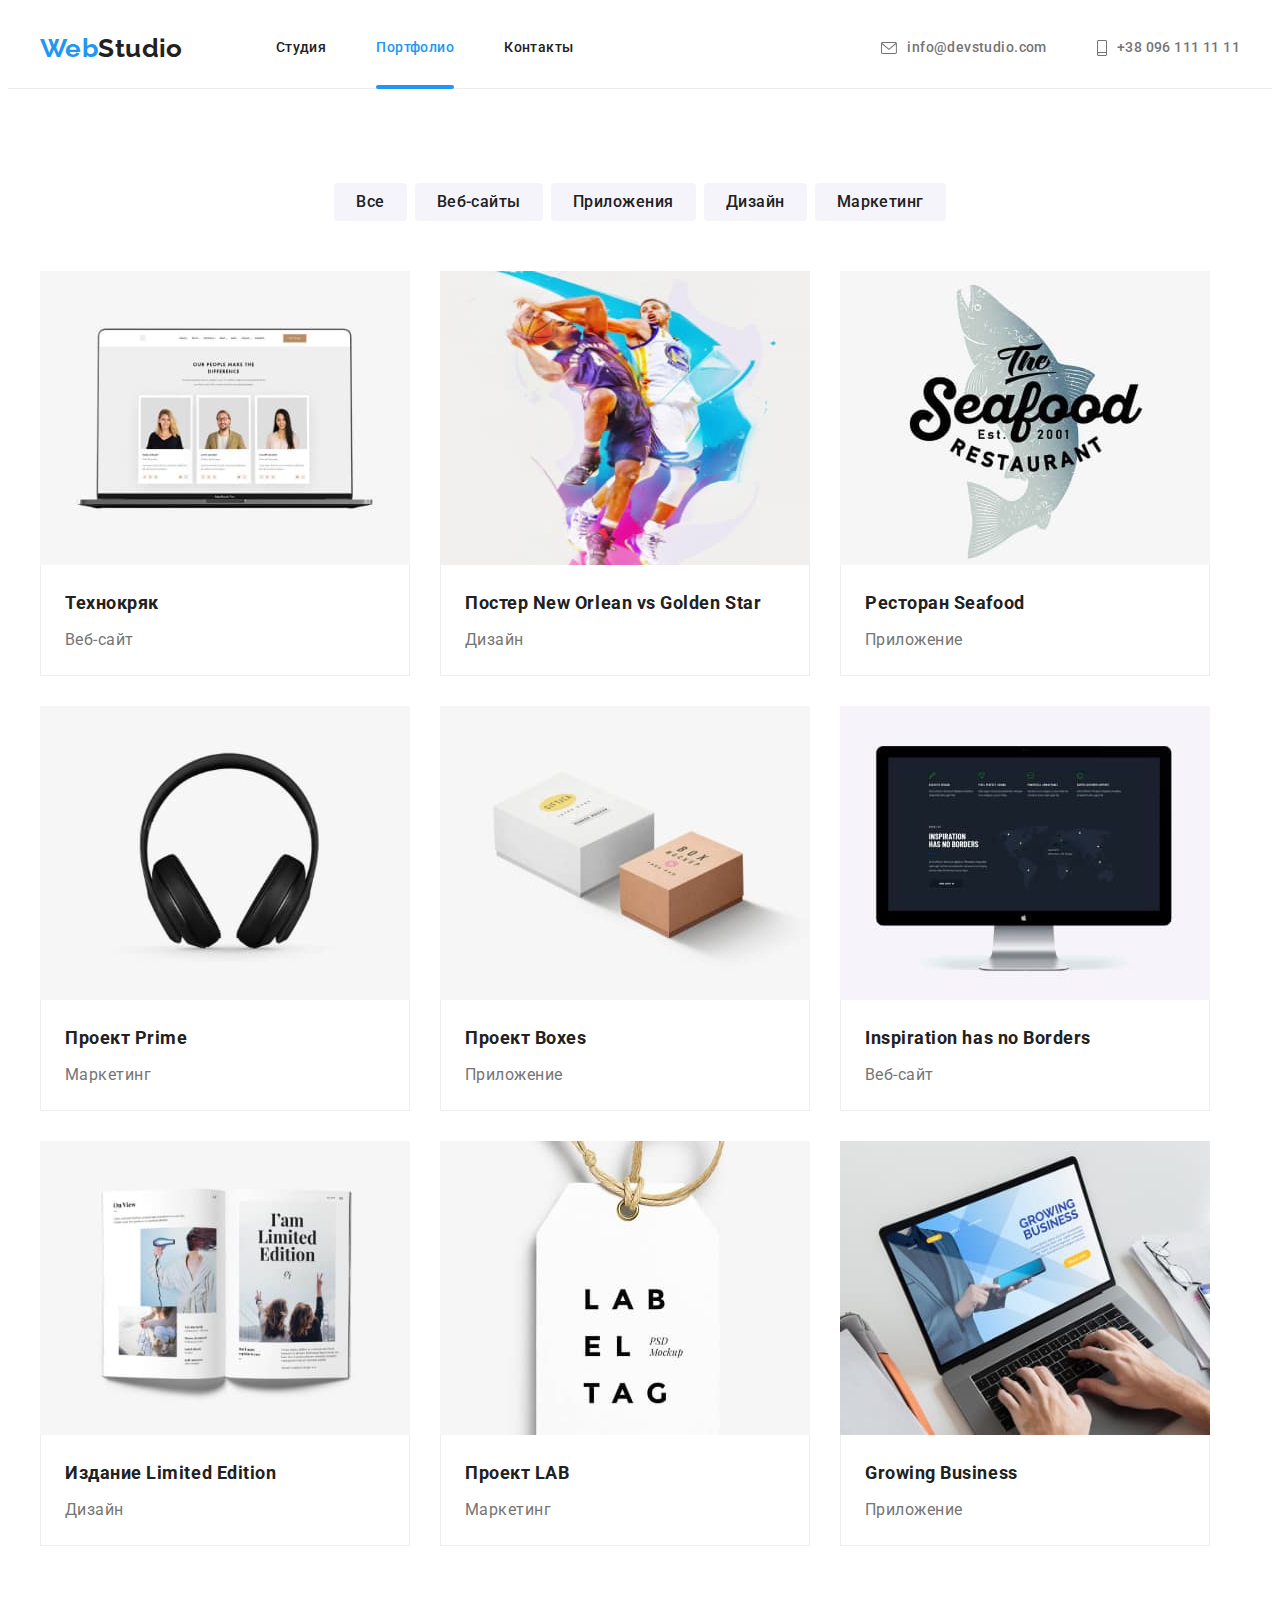
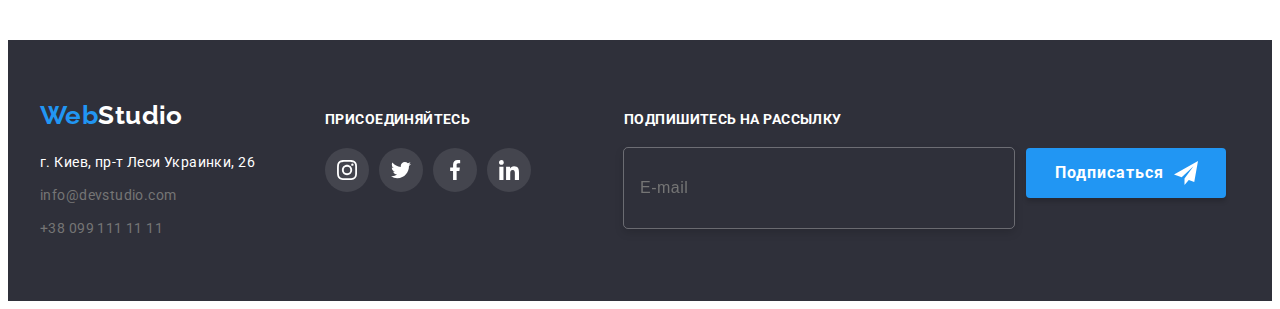
<file: portfolio.html>
<!DOCTYPE html>
<html lang="ru">
  <head>
    <meta charset="UTF-8" />
    <meta http-equiv="X-UA-Compatible" content="IE=edge" />
    <meta name="viewport" content="width=device-width, initial-scale=1.0" />
    <title>HomeWork 02</title>
    <!-- normolize -->
    <link
      rel="stylesheet"
      href="https://cdnjs.cloudflare.com/ajax/libs/modern-normalize/1.1.0/modern-normalize.min.css"
      integrity="sha512-wpPYUAdjBVSE4KJnH1VR1HeZfpl1ub8YT/NKx4PuQ5NmX2tKuGu6U/JRp5y+Y8XG2tV+wKQpNHVUX03MfMFn9Q=="
      crossorigin="anonymous"
      referrerpolicy="no-referrer"
    />

    <!-- styles -->
    <link rel="stylesheet" href="./css/main.min.css"/>
    <!-- <link rel="stylesheet" href="./css/styles.css" /> -->
    <!-- fonts -->
    <link rel="preconnect" href="https://fonts.googleapis.com" />
    <link rel="preconnect" href="https://fonts.gstatic.com" crossorigin />
    <link
      href="https://fonts.googleapis.com/css2?family=Raleway:wght@700&family=Roboto:wght@400;500;700;900&display=swap"
      rel="stylesheet"
    />
  </head>

  <body>
    <header class="site-top">
      <div class="container site-top__container">
        <nav class="site-top__nav">
          <a class="link logo" href="./index.html" lang="en"
            >Web<span class="logo--top-element">Studio</span></a
          >
          <ul class="list site-top__list">
            <li class="list__menu">
              <a class="link site-top__studio" href="./index.html">Студия</a>
            </li>
            <li class="list__menu site-top__element">
              <a class="link current site-top__portfolio" href="./portfolio.html">Портфолио</a>
            </li>
            <li class="list__menu">
              <a class="link site-top__contacts" href="#">Контакты</a>
            </li>
          </ul>
        </nav>
        <ul class="list site-top__connection">
          <li class="list__menu site-top__menu">
            <a class="link list__email site-top__email" href="mailto:info@devstudio.com">
              <svg class="list__icon-email" width="16" height="12">
                <use href="./images/icons.svg#icon-email"></use>
              </svg>
              info@devstudio.com</a
            >
          </li>
          <li class="list__menu site-top__menu">
            <a class="link list__tel site-top__tel" href="tel:+380961111111">
              <svg class="list__icon-smartphone" width="10" height="16">
                <use href="./images/icons.svg#icon-smartphone"></use>
              </svg>
              +38 096 111 11 11</a
            >
          </li>
        </ul>
      </div>
    </header>

    <main>
      <!-- section filter and portfolio-progect-->
      <section class="filter section">
        <div class="container">
          <h1 class="visually-hidden">Фильтр</h1>
          <ul class="list filter__list">
            <li class="filter__element">
              <button class="btn filter__oll" type="button">Все</button>
            </li>
            <li class="filter__element">
              <button class="btn filter__web" type="button">Веб-сайты</button>
            </li>
            <li class="filter__element">
              <button class="btn filter__app" type="button">Приложения</button>
            </li>
            <li class="filter__element">
              <button class="btn filter__design" type="button">Дизайн</button>
            </li>
            <li class="filter__element">
              <button class="btn filter__marketing" type="button">Маркетинг</button>
            </li>
          </ul>
          <!-- portfolio-progects -->
          <ul class="list progect">
            <li class="progect__element">
                <a class="progect__link" href="#" target="_blank" rel="noreferrer noopener">
                  
                  <div class="overlay">
                    <img
                    class="progect__picture"
                    src="./images/img-portfolio/img.jpg"
                    alt="Технокряк"
                    width="370"/>
                    
                    <p class="overlay__tagline">
                      Ресурс предлагает комплексные предложения с разным уровнем функционала и
                      сервисов. Все это позволит посетителю получить исчерпывающие сведения о компании
                      или частном лице.
                    </p>
                  </div>
                  <div class="progect__container">
                    <h2 class="progect__name">Технокряк</h2>
                    <p class="progect__description">Веб-сайт</p>
                  </div>
                  
                </a>
              
            </li>
            <li class="progect__element">
              <a class="progect__link" href="#" target="_blank" rel="noreferrer noopener">
                
                <div class="overlay">
                  <img
                  class="progect__picture"
                  src="./images/img-portfolio/img1.jpg"
                  alt="Постер New Orlean vs Golden Star"
                  width="370"
                  height="294"
                />
                  <p class="overlay__tagline">
                    Ресурс предлагает комплексные предложения с разным уровнем функционала и
                    сервисов. Все это позволит посетителю получить исчерпывающие сведения о компании
                    или частном лице.
                  </p>
                </div>
                <div class="progect__container">
                  <h2 class="progect__name">Постер New Orlean vs Golden Star</h2>
                  <p class="progect__description">Дизайн</p>
                </div>
              </a>
            </li>
            <li class="progect__element">
              <a class="progect__link" href="#" target="_blank" rel="noreferrer noopener">
               
                <div class="overlay">
                  <img
                  class="progect__picture"
                  src="./images/img-portfolio/img2.jpg"
                  alt="Ресторан Seafood"
                  width="370"
                  height="294"
                />
                  <p class="overlay__tagline">
                    Ресурс предлагает комплексные предложения с разным уровнем функционала и
                    сервисов. Все это позволит посетителю получить исчерпывающие сведения о компании
                    или частном лице.
                  </p>
                </div>
                <div class="progect__container">
                  <h2 class="progect__name">Ресторан Seafood</h2>
                  <p class="progect__description">Приложение</p>
                </div>
              </a>
            </li>
            <li class="progect__element">
              <a class="progect__link" href="#" target="_blank" rel="noreferrer noopener">
                
                <div class="overlay">
                  <img
                  class="progect__picture"
                  src="./images/img-portfolio/img3.jpg"
                  alt="Проект Prime"
                  width="370"
                  height="294"
                />
                  <p class="overlay__tagline">
                    Ресурс предлагает комплексные предложения с разным уровнем функционала и
                    сервисов. Все это позволит посетителю получить исчерпывающие сведения о компании
                    или частном лице.
                  </p>
                </div>
                <div class="progect__container">
                  <h2 class="progect__name">Проект Prime</h2>
                  <p class="progect__description">Маркетинг</p>
                </div>
              </a>
            </li>
            <li class="progect__element">
              <a class="progect__link" href="#" target="_blank" rel="noreferrer noopener">
                
                <div class="overlay">
                  <img
                  class="progect__picture"
                  src="./images/img-portfolio/img4.jpg"
                  alt="Проект Boxes"
                  width="370"
                  height="294"
                />
                  <p class="overlay__tagline">
                    Ресурс предлагает комплексные предложения с разным уровнем функционала и
                    сервисов. Все это позволит посетителю получить исчерпывающие сведения о компании
                    или частном лице.
                  </p>
                </div>
                <div class="progect__container">
                  <h2 class="progect__name">Проект Boxes</h2>
                  <p class="progect__description">Приложение</p>
                </div>
              </a>
            </li>
            <li class="progect__element">
              <a class="progect__link" href="#" target="_blank" rel="noreferrer noopener">
                
                <div class="overlay">
                  <img
                  class="progect__picture"
                  src="./images/img-portfolio/img5.jpg"
                  alt="Inspiration has no Borders"
                  width="370"
                  height="294"
                />
                  <p class="overlay__tagline">
                    Ресурс предлагает комплексные предложения с разным уровнем функционала и
                    сервисов. Все это позволит посетителю получить исчерпывающие сведения о компании
                    или частном лице.
                  </p>
                </div>
                <div class="progect__container">
                  <h2 class="progect__name">Inspiration has no Borders</h2>
                  <p class="progect__description">Веб-сайт</p>
                </div>
              </a>
            </li>
            <li class="progect__element">
              <a class="progect__link" href="#" target="_blank" rel="noreferrer noopener">
                
                <div class="overlay">
                  <img
                  class="progect__picture"
                  src="./images/img-portfolio/img6.jpg"
                  alt="Издание Limited Edition"
                  width="370"
                  height="294"
                />
                  <p class="overlay__tagline">
                    Ресурс предлагает комплексные предложения с разным уровнем функционала и
                    сервисов. Все это позволит посетителю получить исчерпывающие сведения о компании
                    или частном лице.
                  </p>
                </div>
                <div class="progect__container">
                  <h2 class="progect__name">Издание Limited Edition</h2>
                  <p class="progect__description">Дизайн</p>
                </div>
              </a>
            </li>
            <li class="progect__element">
              <a class="progect__link" href="#" target="_blank" rel="noreferrer noopener">
               
                <div class="overlay">
                  <img
                  class="progect__picture"
                  src="./images/img-portfolio/img7.jpg"
                  alt="Проект LAB"
                  width="370"
                  height="294"
                />
                  <p class="overlay__tagline">
                    Ресурс предлагает комплексные предложения с разным уровнем функционала и
                    сервисов. Все это позволит посетителю получить исчерпывающие сведения о компании
                    или частном лице.
                  </p>
                </div>
                <div class="progect__container">
                  <h2 class="progect__name">Проект LAB</h2>
                  <p class="progect__description">Маркетинг</p>
                </div>
              </a>
            </li>
            <li class="progect__element growing">
              <a class="progect__link" href="#" target="_blank" rel="noreferrer noopener">
                
                <div class="overlay">
                  <img
                  class="progect__picture"
                  src="./images/img-portfolio/img8.jpg"
                  alt="Growing Business"
                  width="370"
                  height="294"
                />
                  <p class="overlay__tagline">
                    Ресурс предлагает комплексные предложения с разным уровнем функционала и
                    сервисов. Все это позволит посетителю получить исчерпывающие сведения о компании
                    или частном лице.
                  </p>
                </div>
                <div class="progect__container">
                  <h2 class="progect__name">Growing Business</h2>
                  <p class="progect__description">Приложение</p>
                </div>
              </a>
            </li>
          </ul>
        </div>
      </section>
    </main>

    <footer class="site-bottom">
      <div class="container site-bottom__container">
        <div class="site-bottom__nav">
          <a class="link logo bottom site-bottom__link" href="./index.html" lang="en"
            >Web<span class="logo--bottom-element">Studio</span></a
          >
          <address class="site-bottom__navigation">
            <ul class="list  site-bottom__list">
              <li class="site-bottom__element">
                <a
                  class="link site-bottom__adress"
                  href="https://goo.gl/maps/gmw98fR5VfGrEu179"
                  target="_blank"
                  rel="noreferrer noopener"
                  >г. Киев, пр-т Леси Украинки, 26</a
                >
              </li>
              <li class="site-bottom__element">
                <a class="link site-bottom__email" href="mailto:info@devstudio.com">info@devstudio.com</a>
              </li>
              <li class="site-bottom__element">
                <a class="link site-bottom__tel" href="tel:+380991111111">+38 099 111 11 11</a>
              </li>
            </ul>
          </address>
        </div>
        <!-- соцсети -->

        <div class="site-bottom__social social">
          <p class="social__tageline">присоединяйтесь</p>
          <ul class="list social__list">
            <li class="social__element">
              <a class="link social__link" href="#" target="_blank" rel="noreferrer noopener">
                <svg class="social__icon-bottom" width="20" height="20">
                  <use href="./images/icons.svg#icon-instagram"></use>
                </svg>
              </a>
            </li>
            <li class="social__element">
              <a class="link social__link" href="#" target="_blank" rel="noreferrer noopener">
                <svg class="social__icon-bottom" width="20" height="20">
                  <use href="./images/icons.svg#icon-twitter"></use>
                </svg>
              </a>
            </li>
            <li class="social__element">
              <a class="link social__link" href="#" target="_blank" rel="noreferrer noopener">
                <svg class="social__icon-bottom" width="20" height="20">
                  <use href="./images/icons.svg#icon-facebook"></use>
                </svg>
              </a>
            </li>
            <li class="social__element">
              <a class="link social__link" href="#" target="_blank" rel="noreferrer noopener">
                <svg class="social__icon-bottom" width="20" height="20">
                  <use href="./images/icons.svg#icon-linkedin"></use>
                </svg>
              </a>
            </li>
          </ul>
        </div>
         <!-- форма подписки -->
         <div class="site-bottom__form form">
          <p class="social__tageline form__tageline">Подпишитесь на рассылку</p>
          <form class="form__site-bottom">
            <input class="form__input-email"
             type="email"
             name="bottom-user-email"
             placeholder="E-mail"
             id="bottom-user-mail"
             required>

            <button class=" btn form__btn" type="submit">Подписаться
              <svg class="form__icon-send" width="24" height="24">
                <use href="./images/icons.svg#icon-send"></use>
              </svg>
            </button>
          </form>
        </div>
      </div>
    </footer>
  </body>
</html>
</file>
<file: css/main.min.css>
:root{--bk-color-body: #E5E5E5;--border-line-header: #ECECEC;--base-blue-color: #2196F3;--txt-gray-color: #757575;--txt-darkgray-color: #212121;--hover-txt-btn: #FFFFFF;--bk-cl-btn: #F5F4FA;--bk-cl-darkgray:#2F303A;--tagline-gray-cl:#212121;--bk-hat-blue:#188CE8;--pr-br-cl: #EEEEEE;--icon-fon: #F5F4FA;--color-social-icon-team: #AFB1B8;--bkc-p-we-doing: rgba(47, 48, 58, 0.8);--good-anim: 250ms, cubic-bezier(0.4, 0, 0.2, 1)}.visually-hidden{position:absolute;width:1px;height:1px;margin:-1px;border:0;padding:0;white-space:nowrap;-webkit-clip-path:inset(100%);clip-path:inset(100%);clip:rect(0 0 0 0);overflow:hidden}body{font-family:"Roboto",sans-serif;font-size:14px;letter-spacing:.03em;background-color:var(--hover-txt-btn);color:var(--txt-gray-color)}h1,h2,h3,h4,h5,h6,p{margin:0}img{display:block;max-width:100%;height:auto}address{font-style:normal}.list{list-style:none;margin:0;padding:0}.link{text-decoration:none}.btn{padding:6px 22px;background-color:var(--bk-cl-btn);border-radius:4px;border:none;color:var(--txt-darkgray-color);font-family:"Roboto",sans-serif;font-weight:500;font-size:16px;line-height:1.62;letter-spacing:.03em;cursor:pointer;-webkit-transition-property:color,background-color,-webkit-box-shadow;transition-property:color,background-color,-webkit-box-shadow;transition-property:color,background-color,box-shadow;transition-property:color,background-color,box-shadow,-webkit-box-shadow;-webkit-transition-duration:250ms;transition-duration:250ms;-webkit-transition-timing-function:cubic-bezier(0.4, 0, 0.2, 1);transition-timing-function:cubic-bezier(0.4, 0, 0.2, 1)}.btn:hover,.btn:focus{background-color:var(--base-blue-color);color:var(--hover-txt-btn);-webkit-box-shadow:0px 3px 1px rgba(0,0,0,.1),0px 1px 2px rgba(0,0,0,.08),0px 2px 2px rgba(0,0,0,.12);box-shadow:0px 3px 1px rgba(0,0,0,.1),0px 1px 2px rgba(0,0,0,.08),0px 2px 2px rgba(0,0,0,.12)}.btn .filter__oll{min-width:73px}.btn .filter__web{min-width:128px}.btn .filter__app{min-width:145px}.btn .filter__design{min-width:103px}.btn .filter__marketing{min-width:130px}.btn__hat{padding:10px 32px;min-width:200px;cursor:pointer;font-weight:700;font-family:"Roboto",sans-serif;font-size:16px;line-height:1.88;letter-spacing:.06em;color:var(--hover-txt-btn);background-color:var(--base-blue-color);-webkit-box-shadow:0px 4px 4px rgba(0,0,0,.15);box-shadow:0px 4px 4px rgba(0,0,0,.15);border-radius:4px;border:none;-webkit-transition-property:inherit;transition-property:inherit;-webkit-transition-duration:250ms;transition-duration:250ms;-webkit-transition-timing-function:cubic-bezier(0.4, 0, 0.2, 1);transition-timing-function:cubic-bezier(0.4, 0, 0.2, 1)}.btn__hat:hover,.btn__hat:focus{background-color:var(--bk-hat-blue)}.btn__modal-push{display:block;width:200px;height:50px;margin-left:auto;margin-right:auto;text-align:center;background-color:var(--base-blue-color);-webkit-box-shadow:0px 4px 4px rgba(0,0,0,.15);box-shadow:0px 4px 4px rgba(0,0,0,.15);border:none;border-radius:4px;cursor:pointer;color:var(--hover-txt-btn);font-weight:700;font-size:16px;line-height:30px;letter-spacing:.06em;-webkit-transition:background-color 250ms cubic-bezier(0.4, 0, 0.2, 1);transition:background-color 250ms cubic-bezier(0.4, 0, 0.2, 1)}.btn__modal-push:hover,.btn__modal-push:focus{background-color:var(--bk-hat-blue)}.container{width:1200px;margin-left:auto;margin-right:auto;padding-left:15px;padding-right:15px}.section{padding-top:94px;padding-bottom:94px}.section:nth-child(2){padding-bottom:0}.logo{color:var(--base-blue-color);font-family:"Raleway",sans-serif;font-weight:700;font-size:26px;line-height:1.19}.logo.bottom{margin-bottom:20px;display:inline-block}.logo--top-element{color:var(--txt-darkgray-color)}.logo--bottom-element{color:var(--hover-txt-btn)}.current{color:var(--base-blue-color)}.current::after{position:absolute;bottom:-1px;content:"";width:100%;height:4px;display:block;background-color:var(--base-blue-color);border-radius:2px}.list__menu .current{color:var(--base-blue-color)}.list__menu .current::after{position:absolute;bottom:-1px;content:"";width:100%;height:4px;display:block;background-color:var(--base-blue-color);border-radius:2px}.list__email,.list__tel{color:var(--txt-gray-color);font-weight:500;font-size:14px;line-height:1.14;-webkit-transition-property:color;transition-property:color;-webkit-transition-duration:250ms;transition-duration:250ms;-webkit-transition-timing-function:cubic-bezier(0.4, 0, 0.2, 1);transition-timing-function:cubic-bezier(0.4, 0, 0.2, 1)}.list__icon-email{fill:currentColor;margin-right:10px}.list__icon-smartphone{fill:currentColor;margin-right:10px}.list__email:hover,.list__tel:hover{color:var(--base-blue-color)}.list__email:focus,.list__tel:focus{color:var(--base-blue-color)}.link.list__email,.link.list__tel{display:-webkit-box;display:-ms-flexbox;display:flex;-webkit-box-align:center;-ms-flex-align:center;align-items:center}.overlay{position:relative;display:-webkit-box;display:-ms-flexbox;display:flex}.overlay__tagline{position:absolute;top:0;left:0;opacity:0;-webkit-transform:scaleY(0);transform:scaleY(0);-webkit-transform-origin:bottom center;transform-origin:bottom center;padding:63px 24px;-webkit-box-align:center;-ms-flex-align:center;align-items:center;-webkit-box-pack:center;-ms-flex-pack:center;justify-content:center;background-color:rgba(33,150,243,.9);font-size:18px;line-height:28px;letter-spacing:.03em;color:var(--hover-txt-btn);-webkit-transition:opacity 250ms cubic-bezier(0.4, 0, 0.2, 1),-webkit-transform 250ms cubic-bezier(0.4, 0, 0.2, 1);transition:opacity 250ms cubic-bezier(0.4, 0, 0.2, 1),-webkit-transform 250ms cubic-bezier(0.4, 0, 0.2, 1);transition:transform 250ms cubic-bezier(0.4, 0, 0.2, 1),opacity 250ms cubic-bezier(0.4, 0, 0.2, 1);transition:transform 250ms cubic-bezier(0.4, 0, 0.2, 1),opacity 250ms cubic-bezier(0.4, 0, 0.2, 1),-webkit-transform 250ms cubic-bezier(0.4, 0, 0.2, 1)}.social__tageline{font-size:14px;font-weight:700;line-height:1.14;text-transform:uppercase;color:var(--hover-txt-btn);margin-bottom:20px}.social__list{display:-webkit-box;display:-ms-flexbox;display:flex}.social__link{display:-webkit-inline-box;display:-ms-inline-flexbox;display:inline-flex;width:44px;height:44px;-webkit-box-align:center;-ms-flex-align:center;align-items:center;-webkit-box-pack:center;-ms-flex-pack:center;justify-content:center;border-radius:50%;background-color:rgba(255,255,255,.1);color:var(--hover-txt-btn);-webkit-transition-property:background-color;transition-property:background-color;-webkit-transition-duration:250ms;transition-duration:250ms;-webkit-transition-timing-function:cubic-bezier(0.4, 0, 0.2, 1);transition-timing-function:cubic-bezier(0.4, 0, 0.2, 1)}.social__link:hover,.social__link:focus{background-color:var(--base-blue-color)}.social__list .social__element+.social__element{margin-left:10px}.social-schedule__icon,.social__icon-bottom{fill:currentColor}.social-schedule{display:-webkit-box;display:-ms-flexbox;display:flex;-webkit-box-pack:center;-ms-flex-pack:center;justify-content:center;-webkit-box-align:center;-ms-flex-align:center;align-items:center}.social-schedule .social-schedule__element+.social-schedule__element{margin-left:10px}.social-schedule__link{display:-webkit-inline-box;display:-ms-inline-flexbox;display:inline-flex;width:44px;height:44px;-webkit-box-align:center;-ms-flex-align:center;align-items:center;-webkit-box-pack:center;-ms-flex-pack:center;justify-content:center;border-radius:50%;color:var(--color-social-icon-team);-webkit-transition-property:color,background-color;transition-property:color,background-color;-webkit-transition-duration:250ms;transition-duration:250ms;-webkit-transition-timing-function:cubic-bezier(0.4, 0, 0.2, 1);transition-timing-function:cubic-bezier(0.4, 0, 0.2, 1)}.social-schedule__link:hover,.social-schedule__link:focus{background-color:var(--base-blue-color);color:var(--hover-txt-btn)}.backdrop{position:fixed;top:0;left:0;opacity:1;visibility:visible;width:100%;height:100%;background-color:rgba(0,0,0,.2);-webkit-transition:opacity 250ms cubic-bezier(0.4, 0, 0.2, 1),visibility 250ms cubic-bezier(0.4, 0, 0.2, 1);transition:opacity 250ms cubic-bezier(0.4, 0, 0.2, 1),visibility 250ms cubic-bezier(0.4, 0, 0.2, 1)}.backdrop.is-hidden{opacity:0;pointer-events:none;visibility:hidden}.close-button{position:absolute;top:0;right:0;-webkit-transform:translate(-8px, 8px);transform:translate(-8px, 8px);width:30px;height:30px;background-color:var(--hover-txt-btn);border-radius:50%;border:1px solid rgba(0,0,0,.1);cursor:pointer}.close-button__icon{position:absolute;top:50%;left:50%;-webkit-transform:translate(-50%, -50%);transform:translate(-50%, -50%);-webkit-transition:fill 250ms cubic-bezier(0.4, 0, 0.2, 1);transition:fill 250ms cubic-bezier(0.4, 0, 0.2, 1)}.close-button:hover .close-button__icon,.close-button:focus .close-button__icon{fill:var(--base-blue-color)}.form__site-bottom{display:-webkit-box;display:-ms-flexbox;display:flex}.form__tageline{margin-bottom:20px}.form__input-email{display:inline-block;width:358px;height:50px;padding:15px 16px;outline:1px solid rgba(255,255,255,.3);border:none;-webkit-filter:drop-shadow(0px 4px 4px rgba(0, 0, 0, 0.15));filter:drop-shadow(0px 4px 4px rgba(0, 0, 0, 0.15));border-radius:4px;background-color:var(--bk-cl-darkgray);color:var(--hover-txt-btn);font-size:16px;letter-spacing:.03em}.form__btn{display:-webkit-box;display:-ms-flexbox;display:flex;-webkit-box-align:center;-ms-flex-align:center;align-items:center;text-align:center;margin-left:12px;width:200px;max-height:50px;padding-left:29px;padding-right:28px;cursor:pointer;background-color:var(--base-blue-color);-webkit-box-shadow:0px 4px 4px rgba(0,0,0,.15);box-shadow:0px 4px 4px rgba(0,0,0,.15);border-radius:4px;color:var(--hover-txt-btn);letter-spacing:.06em;font-weight:700}.form__icon-send{margin-left:10px;fill:var(--hover-txt-btn)}.form__label{display:inline-block;font-size:12px;letter-spacing:.01em;margin-bottom:4px}.form__input{width:448px;height:40px;outline:1px solid rgba(33,33,33,.2);border-radius:4px;border:none;padding:12px 10px 12px 42px;-webkit-transition:outline-color 250ms cubic-bezier(0.4, 0, 0.2, 1);transition:outline-color 250ms cubic-bezier(0.4, 0, 0.2, 1)}.form__input:focus-within,.form__input:hover{outline-color:var(--base-blue-color)}.form__input:focus-within~.form__icon,.form__input:hover~.form__icon{fill:var(--base-blue-color)}.form__message{padding:12px 16px;resize:none;width:448px;height:120px;outline:1px solid rgba(33,33,33,.2);border-radius:4px;border:none;-webkit-transition:outline-color 250ms cubic-bezier(0.4, 0, 0.2, 1);transition:outline-color 250ms cubic-bezier(0.4, 0, 0.2, 1)}.form__message:focus-within,.form__message:hover{outline-color:var(--base-blue-color)}.form__field{position:relative;display:-webkit-box;display:-ms-flexbox;display:flex;-webkit-box-orient:vertical;-webkit-box-direction:normal;-ms-flex-direction:column;flex-direction:column;text-align:start;margin-bottom:10px;-webkit-transition:border-color 250ms cubic-bezier(0.4, 0, 0.2, 1);transition:border-color 250ms cubic-bezier(0.4, 0, 0.2, 1)}.form__field .modal__message{margin-bottom:20px}.form__icon{position:absolute;top:30px;left:24px;-webkit-transform:translate(-50%);transform:translate(-50%);-webkit-transition:fill 250ms cubic-bezier(0.4, 0, 0.2, 1);transition:fill 250ms cubic-bezier(0.4, 0, 0.2, 1)}.form__agreement-document{color:var(--base-blue-color)}.form__checkbox{display:-webkit-box;display:-ms-flexbox;display:flex;-webkit-box-pack:center;-ms-flex-pack:center;justify-content:center;-ms-flex-line-pack:center;align-content:center;margin-bottom:30px}.form__icon-custom{display:-webkit-inline-box;display:-ms-inline-flexbox;display:inline-flex;text-align:center;-webkit-box-pack:center;-ms-flex-pack:center;justify-content:center;margin-right:8px;outline:2px var(--bk-cl-darkgray) solid;outline-offset:-2px;border-radius:2px;-webkit-transition:background-color 250ms cubic-bezier(0.4, 0, 0.2, 1),outline-color 250ms cubic-bezier(0.4, 0, 0.2, 1),-webkit-filter 250ms cubic-bezier(0.4, 0, 0.2, 1);transition:background-color 250ms cubic-bezier(0.4, 0, 0.2, 1),outline-color 250ms cubic-bezier(0.4, 0, 0.2, 1),-webkit-filter 250ms cubic-bezier(0.4, 0, 0.2, 1);transition:background-color 250ms cubic-bezier(0.4, 0, 0.2, 1),filter 250ms cubic-bezier(0.4, 0, 0.2, 1),outline-color 250ms cubic-bezier(0.4, 0, 0.2, 1);transition:background-color 250ms cubic-bezier(0.4, 0, 0.2, 1),filter 250ms cubic-bezier(0.4, 0, 0.2, 1),outline-color 250ms cubic-bezier(0.4, 0, 0.2, 1),-webkit-filter 250ms cubic-bezier(0.4, 0, 0.2, 1)}.form__icon-checked{fill:var(--hover-txt-btn)}.form__checkbox-input:checked+.form__icon-custom{background-color:var(--base-blue-color);-webkit-filter:drop-shadow(0px 4px 4px rgba(0, 0, 0, 0.25));filter:drop-shadow(0px 4px 4px rgba(0, 0, 0, 0.25));outline-color:var(--base-blue-color)}.site-top__list,.site-top__connection,.site-top__nav,.site-top__container{display:-webkit-box;display:-ms-flexbox;display:flex}.site-top__list{margin-left:93px}.site-top__nav,.site-top__container{-webkit-box-align:center;-ms-flex-align:center;align-items:center}.site-top__connection{margin-left:auto}.site-top__list .list__menu:not(:last-child){margin-right:50px}.site-top__connection .list__menu+.list__menu{margin-left:50px}.site-top__portfolio,.site-top__studio,.site-top__contacts,.site-top__email,.site-top__tel{display:block;padding-top:32px;padding-bottom:32px}.site-top__studio,.site-top__portfolio,.site-top__contacts{font-weight:500;color:var(--txt-darkgray-color);font-size:14px;line-height:1.14;-webkit-transition-property:color;transition-property:color;-webkit-transition-duration:250ms;transition-duration:250ms;-webkit-transition-timing-function:cubic-bezier(0.4, 0, 0.2, 1);transition-timing-function:cubic-bezier(0.4, 0, 0.2, 1)}.site-top__studio:hover,.site-top__portfolio:hover,.site-top__contacts:hover,.site-top__studio:focus,.site-top__portfolio:focus,.site-top__contacts:focus{color:var(--base-blue-color)}.site-top__element{position:relative}.site-top{border-bottom:1px solid var(--border-line-header)}.hat{padding-top:200px;padding-bottom:200px;max-width:1600px;margin-left:auto;margin-right:auto;background-color:var(--bk-cl-darkgray);text-align:center;background-image:-webkit-gradient(linear, left top, left bottom, from(rgba(47, 48, 58, 0.4)), to(rgba(47, 48, 58, 0.4))),url(../images/background-team.jpg);background-image:linear-gradient(rgba(47, 48, 58, 0.4), rgba(47, 48, 58, 0.4)),url(../images/background-team.jpg);background-size:cover;background-position:center;background-repeat:no-repeat}.hat__tagline{width:696px;margin:0 auto 30px;color:var(--hover-txt-btn);font-weight:900;font-size:44px;line-height:1.36;letter-spacing:.06em;text-transform:uppercase}.filter__list{margin-bottom:50px;display:-webkit-box;display:-ms-flexbox;display:flex;-webkit-box-pack:center;-ms-flex-pack:center;justify-content:center}.filter__list .filter__element+.filter__element{margin-left:8px}.progect{display:-webkit-box;display:-ms-flexbox;display:flex;-ms-flex-wrap:wrap;flex-wrap:wrap}.progect__name{font-size:18px;line-height:2;letter-spacing:.03em;color:var(--txt-darkgray-color);margin-top:0;margin-bottom:4px}.progect__element{margin-bottom:30px;margin-left:30px;width:370px}.progect__link{position:relative;display:block;overflow:hidden;color:currentColor;text-decoration:none;-webkit-transition:-webkit-box-shadow 250ms cubic-bezier(0.4, 0, 0.2, 1);transition:-webkit-box-shadow 250ms cubic-bezier(0.4, 0, 0.2, 1);transition:box-shadow 250ms cubic-bezier(0.4, 0, 0.2, 1);transition:box-shadow 250ms cubic-bezier(0.4, 0, 0.2, 1), -webkit-box-shadow 250ms cubic-bezier(0.4, 0, 0.2, 1)}.progect__link:hover,.progect__link:focus{-webkit-box-shadow:0px 1px 1px rgba(0,0,0,.12),0px 4px 4px rgba(0,0,0,.06),1px 4px 6px rgba(0,0,0,.16);box-shadow:0px 1px 1px rgba(0,0,0,.12),0px 4px 4px rgba(0,0,0,.06),1px 4px 6px rgba(0,0,0,.16)}.progect__link:hover .overlay__tagline,.progect__link:focus .overlay__tagline{-webkit-transform:scaleY(100%);transform:scaleY(100%);opacity:1}.progect__element:nth-last-child(-n+3){margin-bottom:0}.progect__element:nth-child(3n+1){margin-left:0}.progect__container{padding:20px 24px;border:solid 1px var(--pr-br-cl);border-top:none}.progect__description{line-height:1.88;letter-spacing:.03em;font-size:16px;margin:0}.peculiarities__list{display:-webkit-box;display:-ms-flexbox;display:flex}.peculiarities__list .peculiarities__ideas+.peculiarities__ideas{margin-left:30px}.peculiarities__ideas{min-width:270px}.peculiarities__icon{display:-webkit-box;display:-ms-flexbox;display:flex;-webkit-box-pack:center;-ms-flex-pack:center;justify-content:center;-webkit-box-align:center;-ms-flex-align:center;align-items:center;margin-bottom:30px;background-color:var(--icon-fon);height:120px}.peculiarities__tagline{font-size:14px;line-height:1.14;letter-spacing:.03em;text-transform:uppercase;color:var(--tagline-gray-cl);margin-top:0;margin-bottom:10px}.peculiarities__detailing{font-size:14px;line-height:1.71;letter-spacing:.03em;margin:0}.proffer__tageline{font-size:36px;line-height:1.17;text-align:center;letter-spacing:.03em;color:var(--tagline-gray-cl);margin-top:0;margin-bottom:50px}.proffer__list{display:-webkit-box;display:-ms-flexbox;display:flex}.proffer__paragraf{position:relative}.proffer__list .proffer__paragraf+.proffer__paragraf{margin-left:30px}.proffer__picture{cursor:pointer;-webkit-transition-property:-webkit-filter;transition-property:-webkit-filter;transition-property:filter;transition-property:filter, -webkit-filter;-webkit-transition-duration:250ms;transition-duration:250ms;-webkit-transition-timing-function:cubic-bezier(0.4, 0, 0.2, 1);transition-timing-function:cubic-bezier(0.4, 0, 0.2, 1)}.proffer__picture:hover{-webkit-filter:drop-shadow(0px 4px 4px rgba(0, 0, 0, 0.25));filter:drop-shadow(0px 4px 4px rgba(0, 0, 0, 0.25))}.proffer__description{position:absolute;width:100%;display:-webkit-box;display:-ms-flexbox;display:flex;height:70px;-webkit-box-align:center;-ms-flex-align:center;align-items:center;-webkit-box-pack:center;-ms-flex-pack:center;justify-content:center;bottom:0;pointer-events:none;font-weight:700;text-transform:uppercase;color:var(--hover-txt-btn);background-color:var(--bkc-p-we-doing)}.site-bottom{background-color:var(--bk-cl-darkgray);padding-top:60px;padding-bottom:60px}.site-bottom__element{margin-bottom:9px}.site-bottom__element:last-child{margin-bottom:0}.site-bottom__adress{text-decoration:none;line-height:1.71;color:var(--hover-txt-btn);-webkit-transition-property:color;transition-property:color;-webkit-transition-duration:250ms;transition-duration:250ms;-webkit-transition-timing-function:cubic-bezier(0.4, 0, 0.2, 1);transition-timing-function:cubic-bezier(0.4, 0, 0.2, 1)}.site-bottom__adress:hover,.site-bottom__adress:focus{color:var(--base-blue-color)}.site-bottom__email,.site-bottom__tel{text-decoration:none;color:var(--txt-gray-color);line-height:1.71;-webkit-transition-property:color;transition-property:color;-webkit-transition-duration:250ms;transition-duration:250ms;-webkit-transition-timing-function:cubic-bezier(0.4, 0, 0.2, 1);transition-timing-function:cubic-bezier(0.4, 0, 0.2, 1)}.site-bottom__email:hover,.site-bottom__tel:hover,.site-bottom__email:focus,.site-bottom__tel:focus{color:var(--base-blue-color)}.site-bottom__container{display:-webkit-box;display:-ms-flexbox;display:flex;-webkit-box-align:baseline;-ms-flex-align:baseline;align-items:baseline}.site-bottom__social{margin-left:70px}.site-bottom__form{margin-left:93px}.team{background-color:var(--bk-cl-btn)}.team__tagline{font-size:36px;line-height:1.17;text-align:center;letter-spacing:.03em;color:var(--tagline-gray-cl);margin-top:0;margin-bottom:50px}.team__list{display:-webkit-box;display:-ms-flexbox;display:flex}.team__block{background:var(--hover-txt-btn);-webkit-box-shadow:0px 1px 3px rgba(0,0,0,.12),0px 1px 1px rgba(0,0,0,.14),0px 2px 1px rgba(0,0,0,.2);box-shadow:0px 1px 3px rgba(0,0,0,.12),0px 1px 1px rgba(0,0,0,.14),0px 2px 1px rgba(0,0,0,.2);border-radius:0px 0px 4px 4px;text-align:center}.team__list .team__block+.team__block{margin-left:30px}.team__container{padding-top:30px;padding-bottom:30px}.team__name{font-weight:500;font-size:16px;line-height:1.19;text-align:center;letter-spacing:.03em;color:var(--tagline-gray-cl);margin-top:0;margin-bottom:10px}.team__description{margin-bottom:16px;line-height:1.19;text-align:center;font-size:16px}.demianenko{background:url(4853.jpg)}.repina{background:url(5844.jpg)}.tarasov{background:url(16166.jpg)}.ermakov{background:url(2968.jpg)}.clients__tageline{font-size:36px;line-height:1.17;text-align:center;letter-spacing:.03em;color:var(--tagline-gray-cl);margin-top:0;margin-bottom:50px}.clients__list{display:-webkit-box;display:-ms-flexbox;display:flex;-webkit-box-align:center;-ms-flex-align:center;align-items:center;-webkit-box-pack:center;-ms-flex-pack:center;justify-content:center}.clients__list .clients__element+.clients__element{margin-left:30px}.clients__link{width:170px;height:92px;border-radius:4px;border:1px solid var(--color-social-icon-team);display:-webkit-inline-box;display:-ms-inline-flexbox;display:inline-flex;-webkit-box-align:center;-ms-flex-align:center;align-items:center;-webkit-box-pack:center;-ms-flex-pack:center;justify-content:center;color:var(--color-social-icon-team);-webkit-transition-property:color,border-color;transition-property:color,border-color;-webkit-transition-duration:250ms;transition-duration:250ms;-webkit-transition-timing-function:cubic-bezier(0.4, 0, 0.2, 1);transition-timing-function:cubic-bezier(0.4, 0, 0.2, 1)}.clients__icon{fill:currentColor}.clients__link:hover,.clients__link:focus,.clients__icon:hover,.clients__icon:focus{color:var(--base-blue-color)}.clients__link:hover,.clients__link:focus{border-color:var(--base-blue-color)}.modal{position:absolute;top:50%;left:50%;-webkit-transform:translate(-50%, -50%);transform:translate(-50%, -50%);width:528px;min-height:581px;background-color:var(--hover-txt-btn);-webkit-box-shadow:0px 1px 3px rgba(0,0,0,.12),0px 1px 1px rgba(0,0,0,.14),0px 2px 1px rgba(0,0,0,.2);box-shadow:0px 1px 3px rgba(0,0,0,.12),0px 1px 1px rgba(0,0,0,.14),0px 2px 1px rgba(0,0,0,.2);border-radius:4px}.modal__form{padding:40px}.modal__tag{margin-bottom:12px;font-weight:700;font-size:20px;text-align:center;letter-spacing:.03em;color:var(--tagline-gray-cl)}/*# sourceMappingURL=main.min.css.map */
</file>
